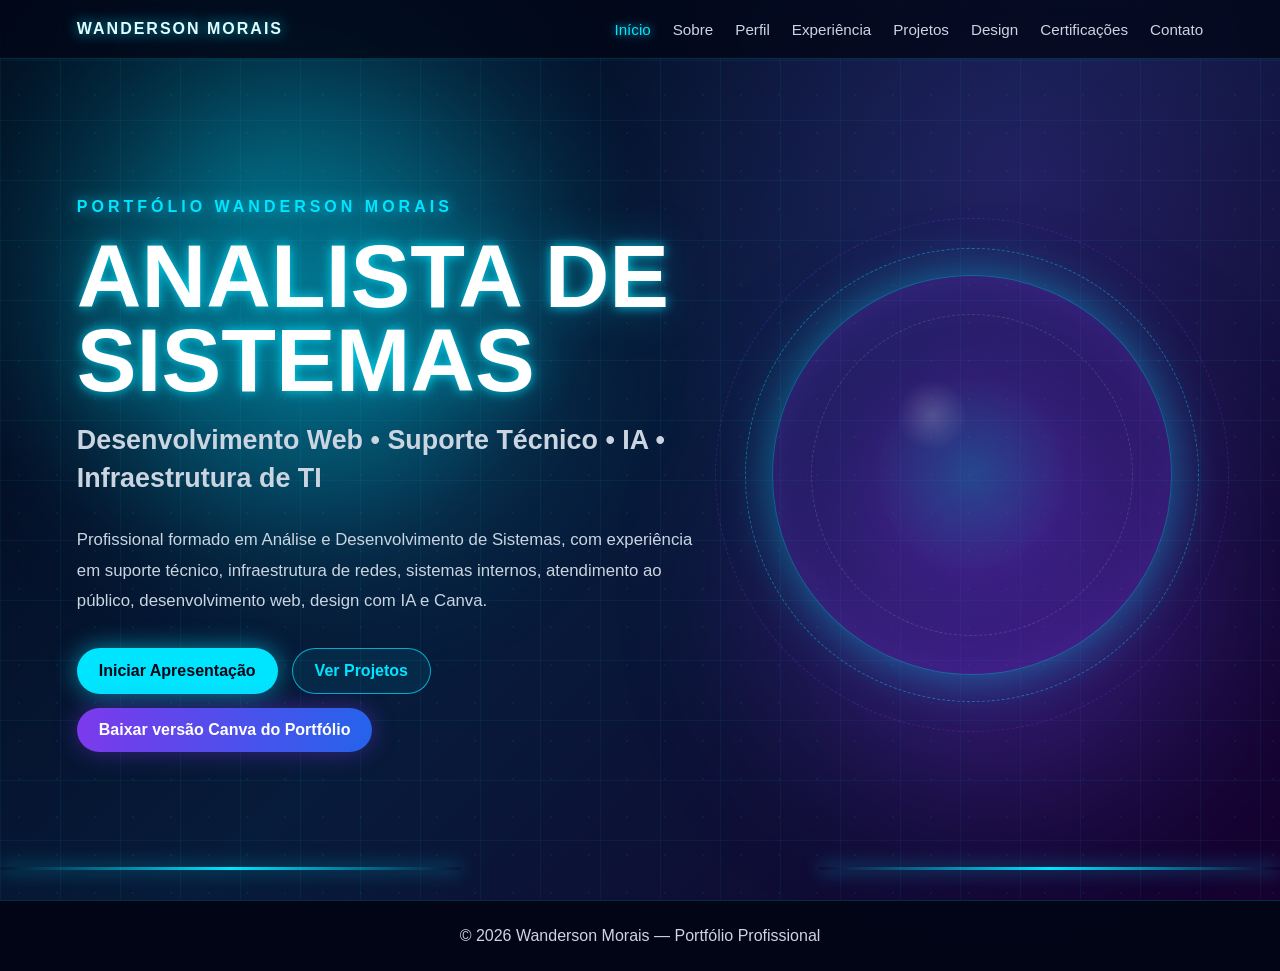
<file: index.html>
<!DOCTYPE html>
<html lang="pt-BR">
<head>
  <meta charset="UTF-8" />
  <meta name="viewport" content="width=device-width, initial-scale=1.0" />

  <title>Portfólio Wanderson Morais</title>

  <meta
    name="description"
    content="Portfólio profissional de Wanderson Morais, Analista de Sistemas com atuação em Desenvolvimento Web, Suporte Técnico, IA, Canva e Infraestrutura de TI."
  />

  <link rel="stylesheet" href="style.css" />
</head>

<body>
  <div class="bg-grid"></div>
  <div class="glow glow-1"></div>
  <div class="glow glow-2"></div>

  <header class="header">
    <a href="index.html" class="logo">WANDERSON MORAIS</a>

    <button class="menu-btn" id="menuBtn" aria-label="Abrir menu">
      ☰
    </button>

    <nav class="nav" id="nav">
      <a href="index.html" class="active">Início</a>
      <a href="sobre.html">Sobre</a>
      <a href="perfil.html">Perfil</a>
      <a href="experiencia.html">Experiência</a>
      <a href="projetos.html">Projetos</a>
      <a href="design.html">Design</a>
      <a href="certificacoes.html">Certificações</a>
      <a href="contato.html">Contato</a>
    </nav>
  </header>

  <main class="page hero">
    <section class="hero-text">
      <p class="tag">Portfólio Wanderson Morais</p>

      <h1>
        Analista de Sistemas
        <span>Desenvolvimento Web • Suporte Técnico • IA • Infraestrutura de TI</span>
      </h1>

      <p class="description">
        Profissional formado em Análise e Desenvolvimento de Sistemas, com experiência em suporte técnico,
        infraestrutura de redes, sistemas internos, atendimento ao público, desenvolvimento web, design com IA e Canva.
      </p>

      <div class="buttons">
        <a href="sobre.html" class="btn primary">Iniciar Apresentação</a>
        <a href="projetos.html" class="btn outline">Ver Projetos</a>
        <a href="assets/portfolio-canva.pdf" target="_blank" class="btn gradient">
          Baixar versão Canva do Portfólio
        </a>
      </div>
    </section>

    <section class="hero-visual" aria-hidden="true">
      <div class="orb">
        <span></span>
        <span></span>
        <span></span>
      </div>
    </section>
  </main>

  <footer>
    <p>© 2026 Wanderson Morais — Portfólio Profissional</p>
  </footer>

  <script src="script.js"></script>
</body>
</html>
</file>
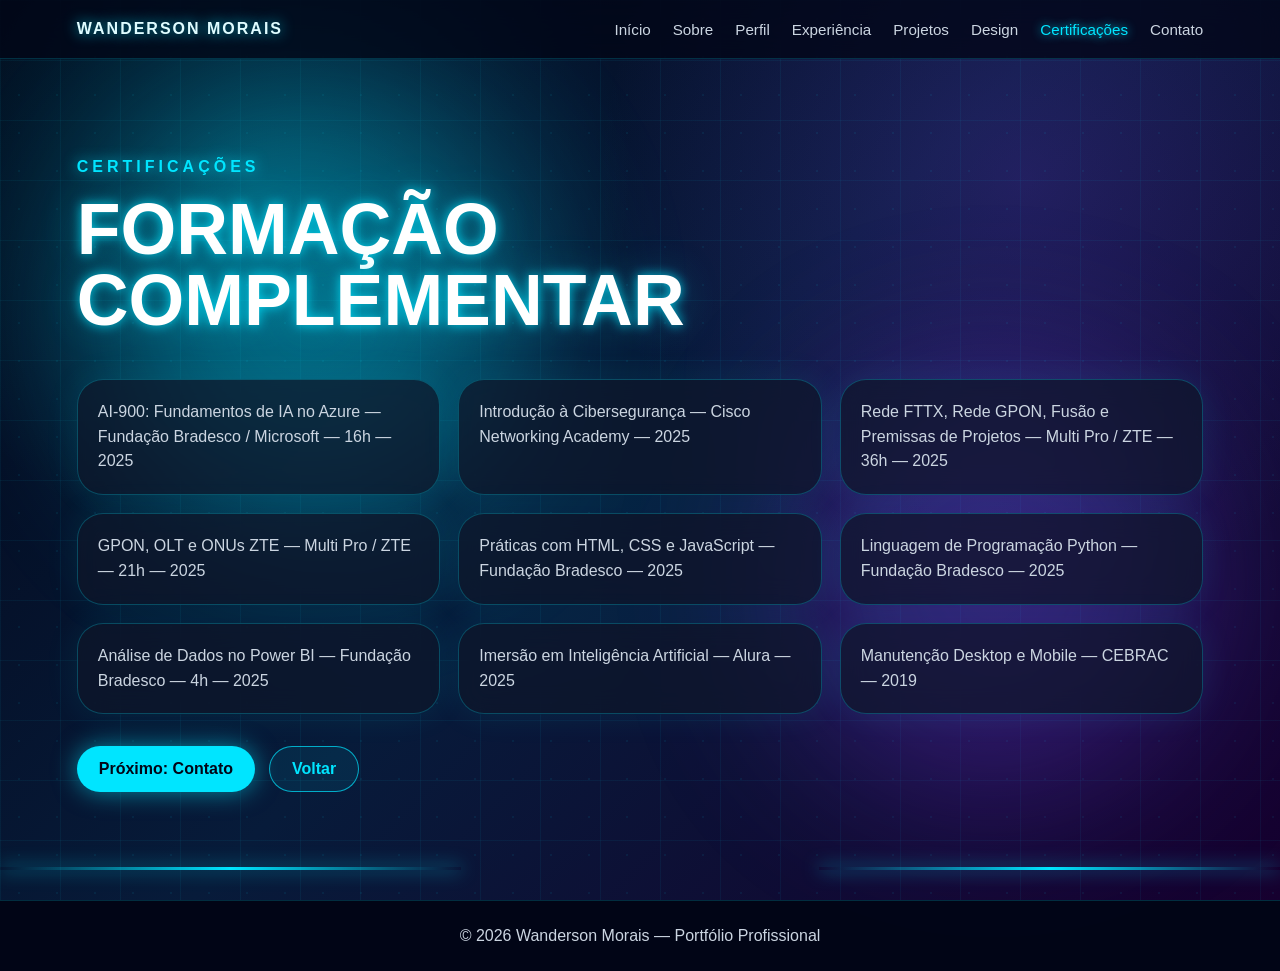
<file: certificacoes.html>
<!DOCTYPE html>
<html lang="pt-BR">
<head>
  <meta charset="UTF-8" />
  <meta name="viewport" content="width=device-width, initial-scale=1.0" />

  <title>Certificações | Portfólio Wanderson Morais</title>

  <link rel="stylesheet" href="style.css" />
</head>

<body>
  <div class="bg-grid"></div>
  <div class="glow glow-1"></div>
  <div class="glow glow-2"></div>

  <header class="header">
    <a href="index.html" class="logo">WANDERSON MORAIS</a>

    <button class="menu-btn" id="menuBtn" aria-label="Abrir menu">
      ☰
    </button>

    <nav class="nav" id="nav">
      <a href="index.html">Início</a>
      <a href="sobre.html">Sobre</a>
      <a href="perfil.html">Perfil</a>
      <a href="experiencia.html">Experiência</a>
      <a href="projetos.html">Projetos</a>
      <a href="design.html">Design</a>
      <a href="certificacoes.html" class="active">Certificações</a>
      <a href="contato.html">Contato</a>
    </nav>
  </header>

  <main class="page">
    <section class="section-title">
      <p class="tag">Certificações</p>
      <h2>Formação complementar</h2>
    </section>

    <section class="certifications">
      <div>AI-900: Fundamentos de IA no Azure — Fundação Bradesco / Microsoft — 16h — 2025</div>
      <div>Introdução à Cibersegurança — Cisco Networking Academy — 2025</div>
      <div>Rede FTTX, Rede GPON, Fusão e Premissas de Projetos — Multi Pro / ZTE — 36h — 2025</div>
      <div>GPON, OLT e ONUs ZTE — Multi Pro / ZTE — 21h — 2025</div>
      <div>Práticas com HTML, CSS e JavaScript — Fundação Bradesco — 2025</div>
      <div>Linguagem de Programação Python — Fundação Bradesco — 2025</div>
      <div>Análise de Dados no Power BI — Fundação Bradesco — 4h — 2025</div>
      <div>Imersão em Inteligência Artificial — Alura — 2025</div>
      <div>Manutenção Desktop e Mobile — CEBRAC — 2019</div>
    </section>

    <div class="buttons">
      <a href="contato.html" class="btn primary">Próximo: Contato</a>
      <a href="design.html" class="btn outline">Voltar</a>
    </div>
  </main>

  <footer>
    <p>© 2026 Wanderson Morais — Portfólio Profissional</p>
  </footer>

  <script src="script.js"></script>
</body>
</html>
</file>
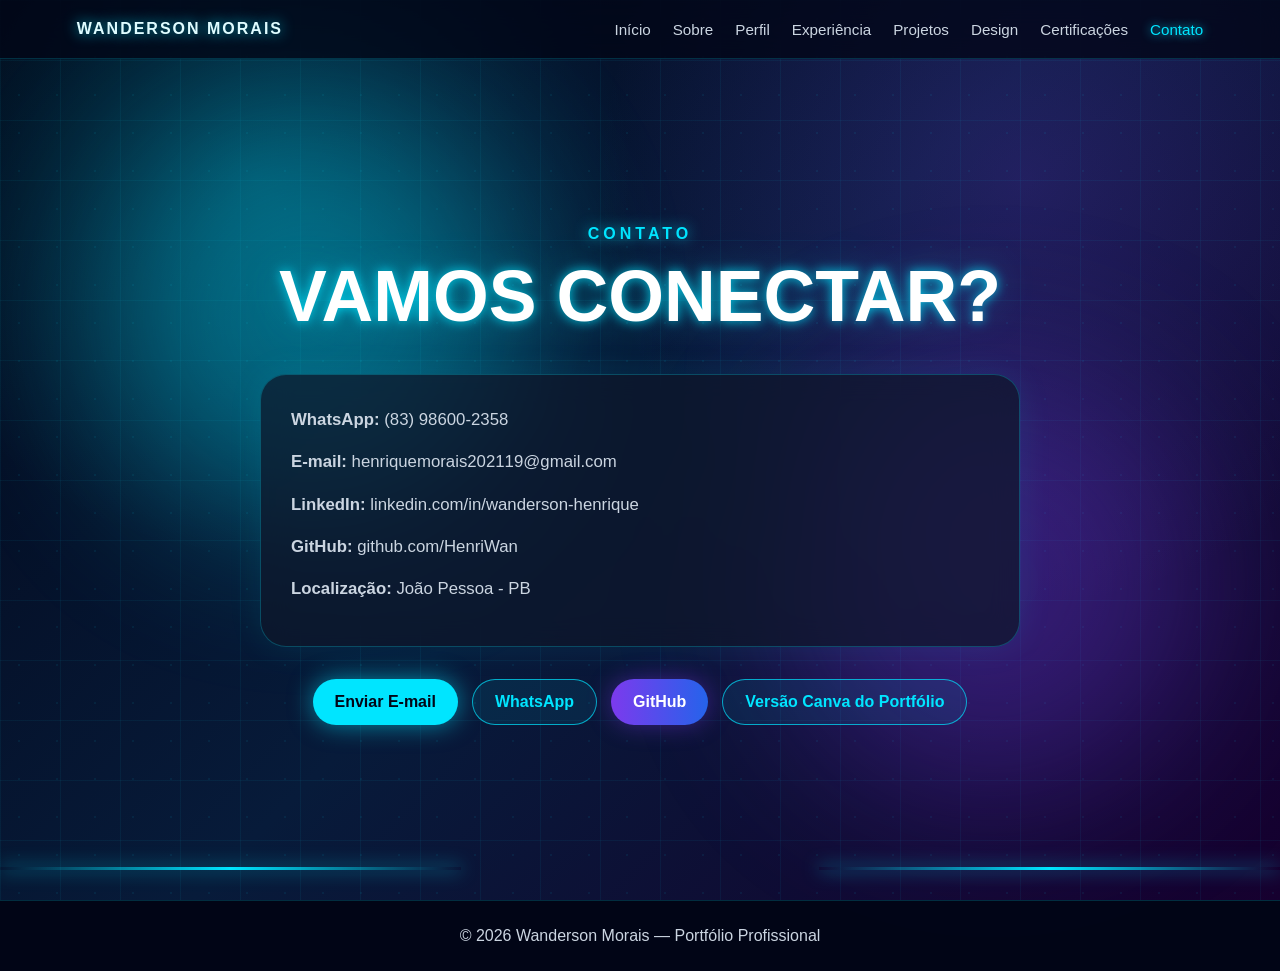
<file: contato.html>
<!DOCTYPE html>
<html lang="pt-BR">
<head>
  <meta charset="UTF-8" />
  <meta name="viewport" content="width=device-width, initial-scale=1.0" />

  <title>Contato | Portfólio Wanderson Morais</title>

  <link rel="stylesheet" href="style.css" />
</head>

<body>
  <div class="bg-grid"></div>
  <div class="glow glow-1"></div>
  <div class="glow glow-2"></div>

  <header class="header">
    <a href="index.html" class="logo">WANDERSON MORAIS</a>

    <button class="menu-btn" id="menuBtn" aria-label="Abrir menu">
      ☰
    </button>

    <nav class="nav" id="nav">
      <a href="index.html">Início</a>
      <a href="sobre.html">Sobre</a>
      <a href="perfil.html">Perfil</a>
      <a href="experiencia.html">Experiência</a>
      <a href="projetos.html">Projetos</a>
      <a href="design.html">Design</a>
      <a href="certificacoes.html">Certificações</a>
      <a href="contato.html" class="active">Contato</a>
    </nav>
  </header>

  <main class="page contact">
    <section class="section-title">
      <p class="tag">Contato</p>
      <h2>Vamos conectar?</h2>
    </section>

    <section class="contact-card">
      <p><strong>WhatsApp:</strong> (83) 98600-2358</p>
      <p><strong>E-mail:</strong> henriquemorais202119@gmail.com</p>
      <p><strong>LinkedIn:</strong> linkedin.com/in/wanderson-henrique</p>
      <p><strong>GitHub:</strong> github.com/HenriWan</p>
      <p><strong>Localização:</strong> João Pessoa - PB</p>
    </section>

    <div class="buttons center">
      <a href="mailto:henriquemorais202119@gmail.com" class="btn primary">Enviar E-mail</a>
      <a href="https://wa.me/5583986002358" target="_blank" class="btn outline">WhatsApp</a>
      <a href="https://github.com/HenriWan" target="_blank" class="btn gradient">GitHub</a>
      <a href="assets/portfolio-canva.pdf" target="_blank" class="btn outline">
        Versão Canva do Portfólio
      </a>
    </div>
  </main>

  <footer>
    <p>© 2026 Wanderson Morais — Portfólio Profissional</p>
  </footer>

  <script src="script.js"></script>
</body>
</html>
</file>
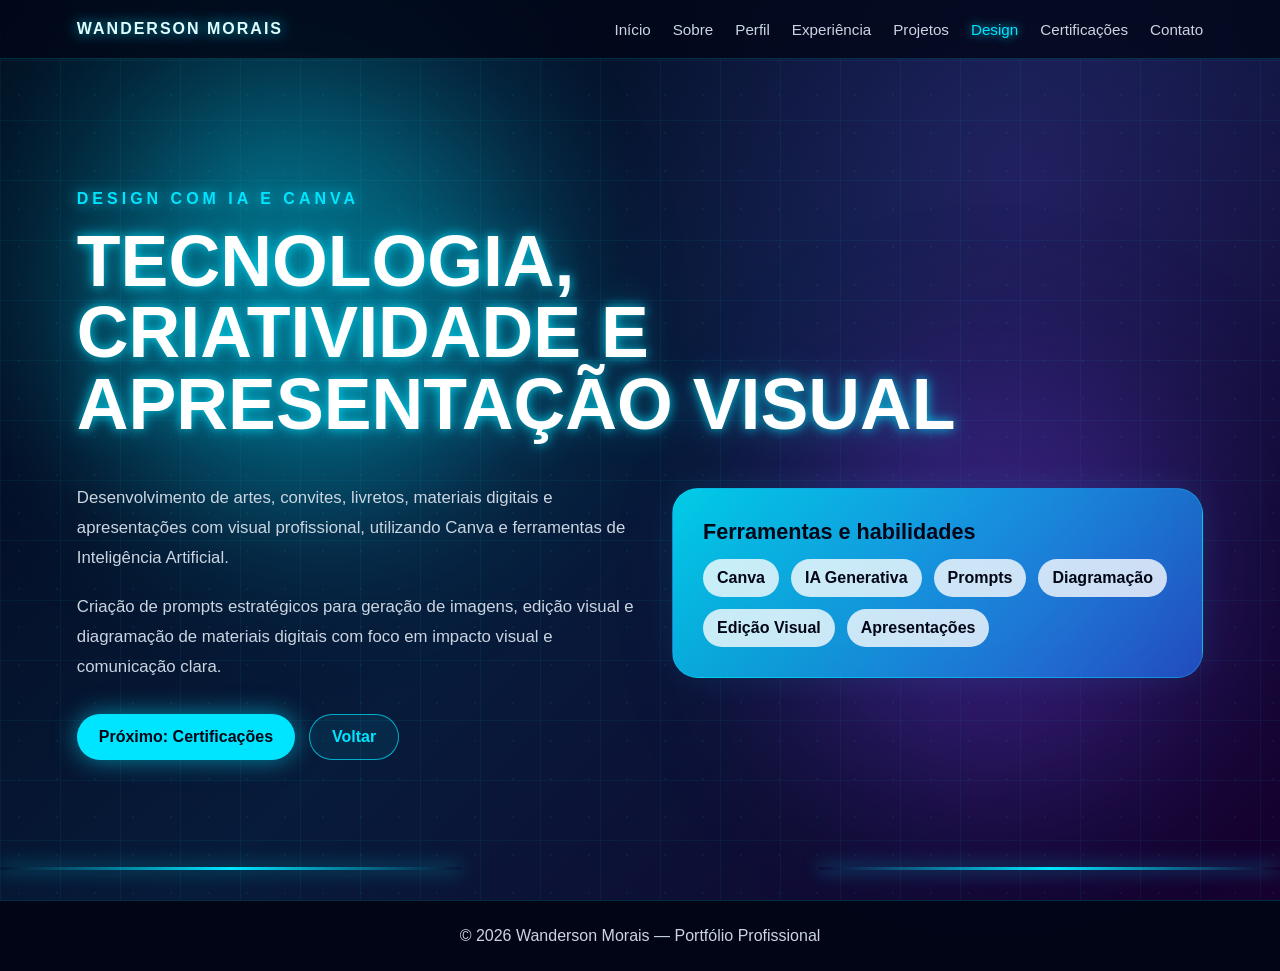
<file: design.html>
<!DOCTYPE html>
<html lang="pt-BR">
<head>
  <meta charset="UTF-8" />
  <meta name="viewport" content="width=device-width, initial-scale=1.0" />

  <title>Design com IA | Portfólio Wanderson Morais</title>

  <link rel="stylesheet" href="style.css" />
</head>

<body>
  <div class="bg-grid"></div>
  <div class="glow glow-1"></div>
  <div class="glow glow-2"></div>

  <header class="header">
    <a href="index.html" class="logo">WANDERSON MORAIS</a>

    <button class="menu-btn" id="menuBtn" aria-label="Abrir menu">
      ☰
    </button>

    <nav class="nav" id="nav">
      <a href="index.html">Início</a>
      <a href="sobre.html">Sobre</a>
      <a href="perfil.html">Perfil</a>
      <a href="experiencia.html">Experiência</a>
      <a href="projetos.html">Projetos</a>
      <a href="design.html" class="active">Design</a>
      <a href="certificacoes.html">Certificações</a>
      <a href="contato.html">Contato</a>
    </nav>
  </header>

  <main class="page">
    <section class="section-title">
      <p class="tag">Design com IA e Canva</p>
      <h2>Tecnologia, criatividade e apresentação visual</h2>
    </section>

    <section class="two-columns">
      <div class="text">
        <p>
          Desenvolvimento de artes, convites, livretos, materiais digitais e apresentações com visual profissional,
          utilizando Canva e ferramentas de Inteligência Artificial.
        </p>

        <p>
          Criação de prompts estratégicos para geração de imagens, edição visual e diagramação de materiais digitais
          com foco em impacto visual e comunicação clara.
        </p>
      </div>

      <div class="cyan-card">
        <h3>Ferramentas e habilidades</h3>

        <div class="tags">
          <span>Canva</span>
          <span>IA Generativa</span>
          <span>Prompts</span>
          <span>Diagramação</span>
          <span>Edição Visual</span>
          <span>Apresentações</span>
        </div>
      </div>
    </section>

    <div class="buttons">
      <a href="certificacoes.html" class="btn primary">Próximo: Certificações</a>
      <a href="projetos.html" class="btn outline">Voltar</a>
    </div>
  </main>

  <footer>
    <p>© 2026 Wanderson Morais — Portfólio Profissional</p>
  </footer>

  <script src="script.js"></script>
</body>
</html>
</file>
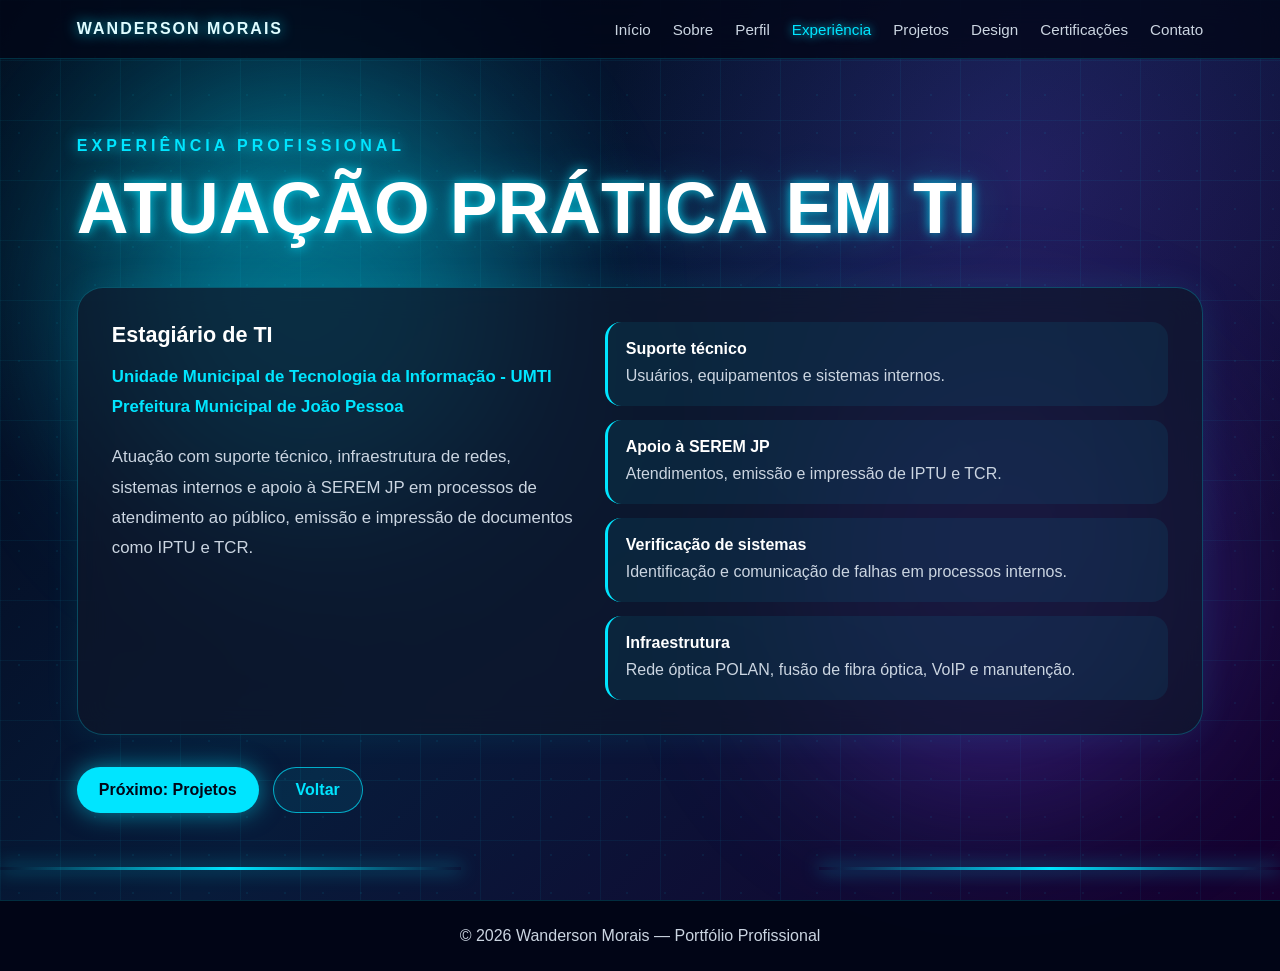
<file: experiencia.html>
<!DOCTYPE html>
<html lang="pt-BR">
<head>
  <meta charset="UTF-8" />
  <meta name="viewport" content="width=device-width, initial-scale=1.0" />

  <title>Experiência | Portfólio Wanderson Morais</title>

  <link rel="stylesheet" href="style.css" />
</head>

<body>
  <div class="bg-grid"></div>
  <div class="glow glow-1"></div>
  <div class="glow glow-2"></div>

  <header class="header">
    <a href="index.html" class="logo">WANDERSON MORAIS</a>

    <button class="menu-btn" id="menuBtn" aria-label="Abrir menu">
      ☰
    </button>

    <nav class="nav" id="nav">
      <a href="index.html">Início</a>
      <a href="sobre.html">Sobre</a>
      <a href="perfil.html">Perfil</a>
      <a href="experiencia.html" class="active">Experiência</a>
      <a href="projetos.html">Projetos</a>
      <a href="design.html">Design</a>
      <a href="certificacoes.html">Certificações</a>
      <a href="contato.html">Contato</a>
    </nav>
  </header>

  <main class="page">
    <section class="section-title">
      <p class="tag">Experiência profissional</p>
      <h2>Atuação prática em TI</h2>
    </section>

    <section class="experience">
      <div>
        <h3>Estagiário de TI</h3>

        <p class="company">
          Unidade Municipal de Tecnologia da Informação - UMTI<br />
          Prefeitura Municipal de João Pessoa
        </p>

        <p>
          Atuação com suporte técnico, infraestrutura de redes, sistemas internos e apoio à SEREM JP em processos
          de atendimento ao público, emissão e impressão de documentos como IPTU e TCR.
        </p>
      </div>

      <div class="timeline">
        <div>
          <strong>Suporte técnico</strong>
          <span>Usuários, equipamentos e sistemas internos.</span>
        </div>

        <div>
          <strong>Apoio à SEREM JP</strong>
          <span>Atendimentos, emissão e impressão de IPTU e TCR.</span>
        </div>

        <div>
          <strong>Verificação de sistemas</strong>
          <span>Identificação e comunicação de falhas em processos internos.</span>
        </div>

        <div>
          <strong>Infraestrutura</strong>
          <span>Rede óptica POLAN, fusão de fibra óptica, VoIP e manutenção.</span>
        </div>
      </div>
    </section>

    <div class="buttons">
      <a href="projetos.html" class="btn primary">Próximo: Projetos</a>
      <a href="perfil.html" class="btn outline">Voltar</a>
    </div>
  </main>

  <footer>
    <p>© 2026 Wanderson Morais — Portfólio Profissional</p>
  </footer>

  <script src="script.js"></script>
</body>
</html>
</file>
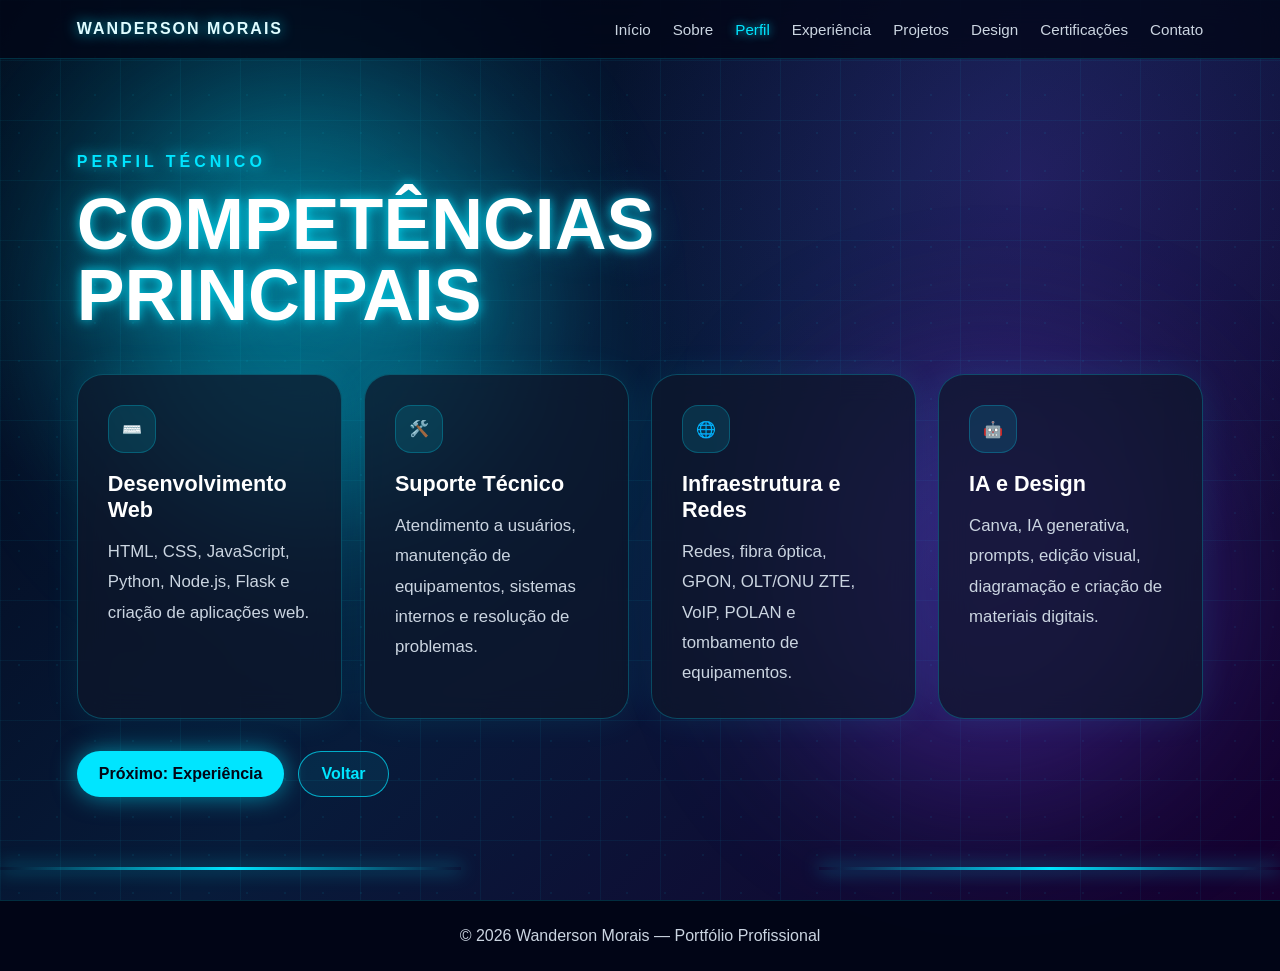
<file: perfil.html>
<!DOCTYPE html>
<html lang="pt-BR">
<head>
  <meta charset="UTF-8" />
  <meta name="viewport" content="width=device-width, initial-scale=1.0" />

  <title>Perfil Técnico | Portfólio Wanderson Morais</title>

  <link rel="stylesheet" href="style.css" />
</head>

<body>
  <div class="bg-grid"></div>
  <div class="glow glow-1"></div>
  <div class="glow glow-2"></div>

  <header class="header">
    <a href="index.html" class="logo">WANDERSON MORAIS</a>

    <button class="menu-btn" id="menuBtn" aria-label="Abrir menu">
      ☰
    </button>

    <nav class="nav" id="nav">
      <a href="index.html">Início</a>
      <a href="sobre.html">Sobre</a>
      <a href="perfil.html" class="active">Perfil</a>
      <a href="experiencia.html">Experiência</a>
      <a href="projetos.html">Projetos</a>
      <a href="design.html">Design</a>
      <a href="certificacoes.html">Certificações</a>
      <a href="contato.html">Contato</a>
    </nav>
  </header>

  <main class="page">
    <section class="section-title">
      <p class="tag">Perfil técnico</p>
      <h2>Competências principais</h2>
    </section>

    <section class="grid four">
      <article class="card skill">
        <div class="icon">⌨️</div>
        <h3>Desenvolvimento Web</h3>
        <p>HTML, CSS, JavaScript, Python, Node.js, Flask e criação de aplicações web.</p>
      </article>

      <article class="card skill">
        <div class="icon">🛠️</div>
        <h3>Suporte Técnico</h3>
        <p>Atendimento a usuários, manutenção de equipamentos, sistemas internos e resolução de problemas.</p>
      </article>

      <article class="card skill">
        <div class="icon">🌐</div>
        <h3>Infraestrutura e Redes</h3>
        <p>Redes, fibra óptica, GPON, OLT/ONU ZTE, VoIP, POLAN e tombamento de equipamentos.</p>
      </article>

      <article class="card skill">
        <div class="icon">🤖</div>
        <h3>IA e Design</h3>
        <p>Canva, IA generativa, prompts, edição visual, diagramação e criação de materiais digitais.</p>
      </article>
    </section>

    <div class="buttons">
      <a href="experiencia.html" class="btn primary">Próximo: Experiência</a>
      <a href="sobre.html" class="btn outline">Voltar</a>
    </div>
  </main>

  <footer>
    <p>© 2026 Wanderson Morais — Portfólio Profissional</p>
  </footer>

  <script src="script.js"></script>
</body>
</html>
</file>
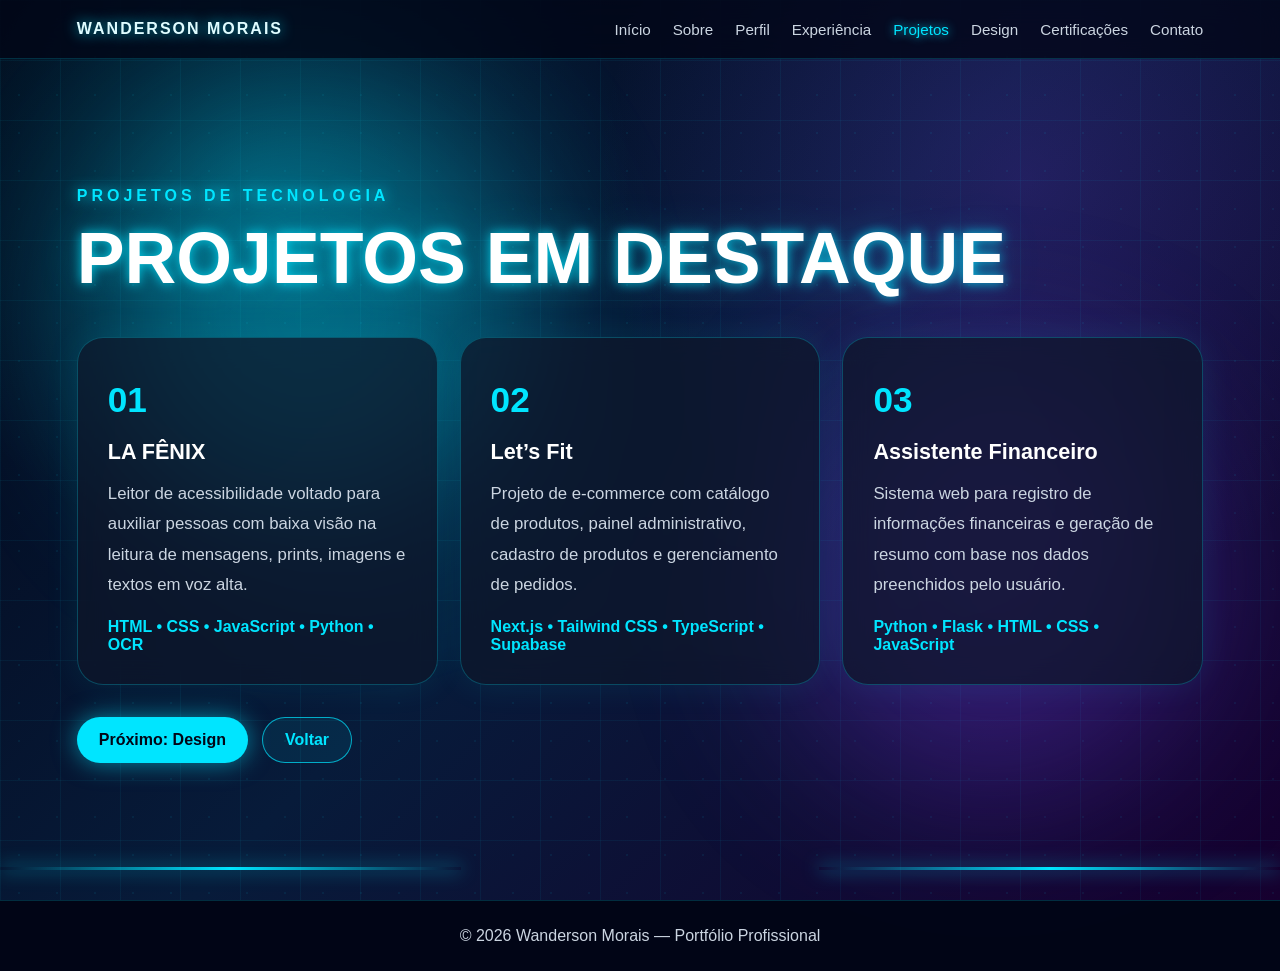
<file: projetos.html>
<!DOCTYPE html>
<html lang="pt-BR">
<head>
  <meta charset="UTF-8" />
  <meta name="viewport" content="width=device-width, initial-scale=1.0" />

  <title>Projetos | Portfólio Wanderson Morais</title>

  <link rel="stylesheet" href="style.css" />
</head>

<body>
  <div class="bg-grid"></div>
  <div class="glow glow-1"></div>
  <div class="glow glow-2"></div>

  <header class="header">
    <a href="index.html" class="logo">WANDERSON MORAIS</a>

    <button class="menu-btn" id="menuBtn" aria-label="Abrir menu">
      ☰
    </button>

    <nav class="nav" id="nav">
      <a href="index.html">Início</a>
      <a href="sobre.html">Sobre</a>
      <a href="perfil.html">Perfil</a>
      <a href="experiencia.html">Experiência</a>
      <a href="projetos.html" class="active">Projetos</a>
      <a href="design.html">Design</a>
      <a href="certificacoes.html">Certificações</a>
      <a href="contato.html">Contato</a>
    </nav>
  </header>

  <main class="page">
    <section class="section-title">
      <p class="tag">Projetos de tecnologia</p>
      <h2>Projetos em destaque</h2>
    </section>

    <section class="grid three">
      <article class="card project">
        <p class="number">01</p>
        <h3>LA FÊNIX</h3>
        <p>
          Leitor de acessibilidade voltado para auxiliar pessoas com baixa visão na leitura de mensagens,
          prints, imagens e textos em voz alta.
        </p>
        <span>HTML • CSS • JavaScript • Python • OCR</span>
      </article>

      <article class="card project">
        <p class="number">02</p>
        <h3>Let’s Fit</h3>
        <p>
          Projeto de e-commerce com catálogo de produtos, painel administrativo, cadastro de produtos
          e gerenciamento de pedidos.
        </p>
        <span>Next.js • Tailwind CSS • TypeScript • Supabase</span>
      </article>

      <article class="card project">
        <p class="number">03</p>
        <h3>Assistente Financeiro</h3>
        <p>
          Sistema web para registro de informações financeiras e geração de resumo com base nos dados
          preenchidos pelo usuário.
        </p>
        <span>Python • Flask • HTML • CSS • JavaScript</span>
      </article>
    </section>

    <div class="buttons">
      <a href="design.html" class="btn primary">Próximo: Design</a>
      <a href="experiencia.html" class="btn outline">Voltar</a>
    </div>
  </main>

  <footer>
    <p>© 2026 Wanderson Morais — Portfólio Profissional</p>
  </footer>

  <script src="script.js"></script>
</body>
</html>
</file>
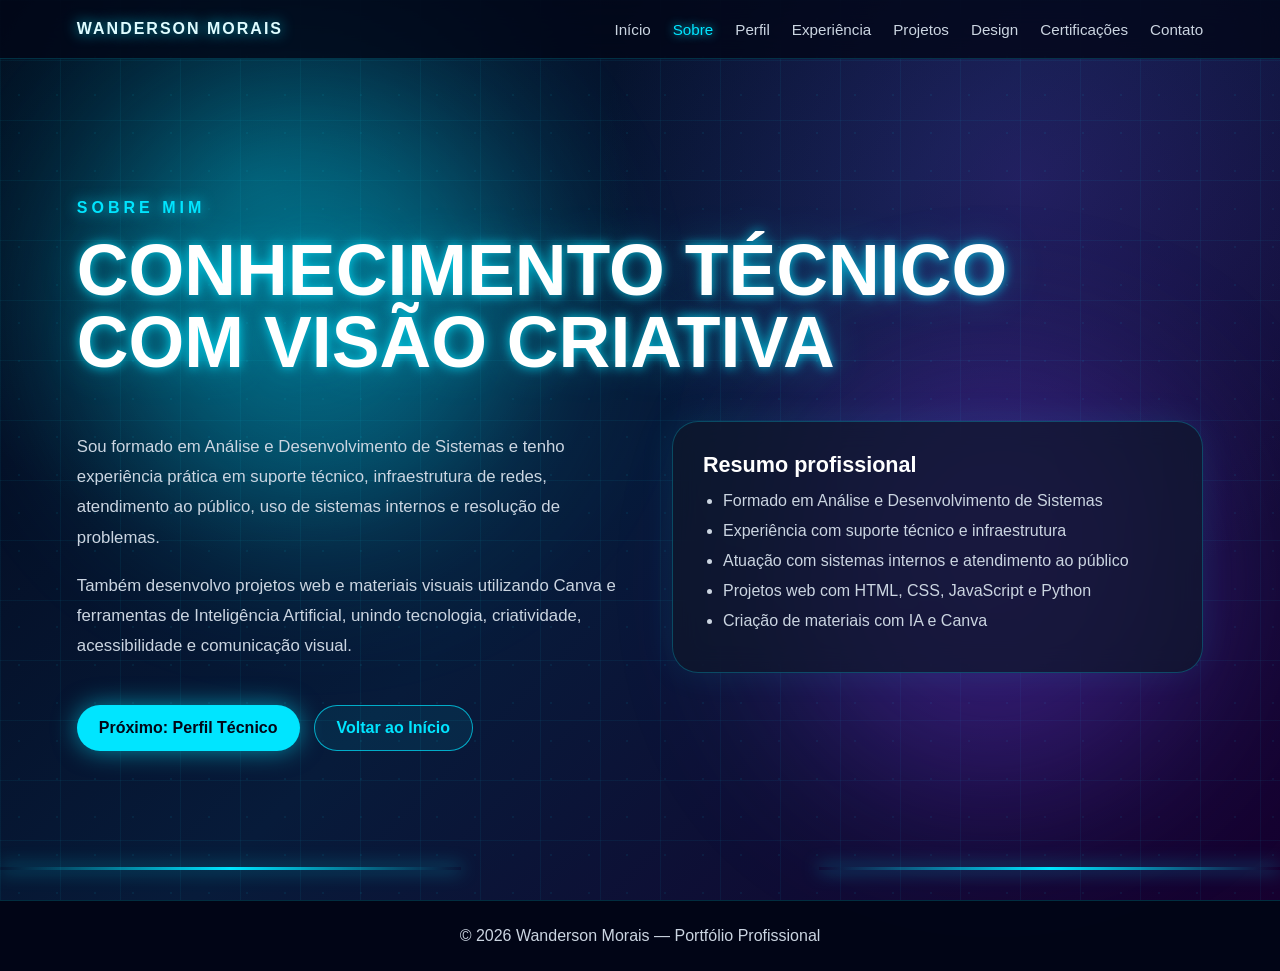
<file: sobre.html>
<!DOCTYPE html>
<html lang="pt-BR">
<head>
  <meta charset="UTF-8" />
  <meta name="viewport" content="width=device-width, initial-scale=1.0" />

  <title>Sobre | Portfólio Wanderson Morais</title>

  <link rel="stylesheet" href="style.css" />
</head>

<body>
  <div class="bg-grid"></div>
  <div class="glow glow-1"></div>
  <div class="glow glow-2"></div>

  <header class="header">
    <a href="index.html" class="logo">WANDERSON MORAIS</a>

    <button class="menu-btn" id="menuBtn" aria-label="Abrir menu">
      ☰
    </button>

    <nav class="nav" id="nav">
      <a href="index.html">Início</a>
      <a href="sobre.html" class="active">Sobre</a>
      <a href="perfil.html">Perfil</a>
      <a href="experiencia.html">Experiência</a>
      <a href="projetos.html">Projetos</a>
      <a href="design.html">Design</a>
      <a href="certificacoes.html">Certificações</a>
      <a href="contato.html">Contato</a>
    </nav>
  </header>

  <main class="page">
    <section class="section-title">
      <p class="tag">Sobre mim</p>
      <h2>Conhecimento técnico com visão criativa</h2>
    </section>

    <section class="two-columns">
      <div class="text">
        <p>
          Sou formado em Análise e Desenvolvimento de Sistemas e tenho experiência prática em suporte técnico,
          infraestrutura de redes, atendimento ao público, uso de sistemas internos e resolução de problemas.
        </p>

        <p>
          Também desenvolvo projetos web e materiais visuais utilizando Canva e ferramentas de Inteligência Artificial,
          unindo tecnologia, criatividade, acessibilidade e comunicação visual.
        </p>
      </div>

      <div class="card">
        <h3>Resumo profissional</h3>

        <ul>
          <li>Formado em Análise e Desenvolvimento de Sistemas</li>
          <li>Experiência com suporte técnico e infraestrutura</li>
          <li>Atuação com sistemas internos e atendimento ao público</li>
          <li>Projetos web com HTML, CSS, JavaScript e Python</li>
          <li>Criação de materiais com IA e Canva</li>
        </ul>
      </div>
    </section>

    <div class="buttons">
      <a href="perfil.html" class="btn primary">Próximo: Perfil Técnico</a>
      <a href="index.html" class="btn outline">Voltar ao Início</a>
    </div>
  </main>

  <footer>
    <p>© 2026 Wanderson Morais — Portfólio Profissional</p>
  </footer>

  <script src="script.js"></script>
</body>
</html>
</file>
<file: style.css>
* {
  margin: 0;
  padding: 0;
  box-sizing: border-box;
}

:root {
  --dark: #020617;
  --cyan: #00e5ff;
  --purple: #7c3aed;
  --blue: #2563eb;
  --white: #ffffff;
  --muted: #cbd5e1;
  --card: rgba(15, 23, 42, 0.72);
  --border: rgba(0, 229, 255, 0.25);
}

html {
  scroll-behavior: smooth;
}

body {
  min-height: 100vh;
  font-family: "Segoe UI", Arial, sans-serif;
  background: var(--dark);
  color: var(--white);
  overflow-x: hidden;
}

.bg-grid {
  position: fixed;
  inset: 0;
  z-index: -5;
  background:
    linear-gradient(rgba(0, 229, 255, 0.055) 1px, transparent 1px),
    linear-gradient(90deg, rgba(0, 229, 255, 0.055) 1px, transparent 1px),
    radial-gradient(circle at 20% 20%, rgba(0, 229, 255, 0.2), transparent 30%),
    radial-gradient(circle at 80% 20%, rgba(124, 58, 237, 0.22), transparent 34%),
    linear-gradient(135deg, #020617 0%, #071b3a 50%, #16002f 100%);
  background-size: 60px 60px, 60px 60px, auto, auto, auto;
}

.bg-grid::after {
  content: "";
  position: absolute;
  inset: 0;
  background-image: radial-gradient(circle, rgba(0, 229, 255, 0.13) 1px, transparent 1px);
  background-size: 38px 38px;
  opacity: 0.5;
}

.glow {
  position: fixed;
  width: 420px;
  height: 420px;
  border-radius: 50%;
  filter: blur(85px);
  opacity: 0.34;
  z-index: -4;
  animation: floatGlow 8s ease-in-out infinite alternate;
}

.glow-1 {
  top: 12%;
  left: 8%;
  background: var(--cyan);
}

.glow-2 {
  right: 6%;
  bottom: 12%;
  background: var(--purple);
  animation-delay: 2s;
}

.header {
  position: fixed;
  top: 0;
  width: 100%;
  padding: 20px 6%;
  z-index: 50;
  display: flex;
  align-items: center;
  justify-content: space-between;
  background: rgba(2, 6, 23, 0.78);
  border-bottom: 1px solid rgba(0, 229, 255, 0.18);
  backdrop-filter: blur(18px);
}

.logo {
  color: #dffcff;
  text-decoration: none;
  font-weight: 900;
  letter-spacing: 2px;
  text-transform: uppercase;
  text-shadow: 0 0 14px rgba(0, 229, 255, 0.8);
}

.nav {
  display: flex;
  gap: 22px;
}

.nav a {
  color: var(--muted);
  text-decoration: none;
  font-size: 0.95rem;
  transition: 0.2s;
}

.nav a:hover,
.nav a.active {
  color: var(--cyan);
  text-shadow: 0 0 10px rgba(0, 229, 255, 0.9);
}

.menu-btn {
  display: none;
  border: none;
  background: transparent;
  color: var(--white);
  font-size: 2rem;
  cursor: pointer;
}

.page {
  position: relative;
  min-height: 100vh;
  padding: 130px 6% 80px;
  display: flex;
  flex-direction: column;
  justify-content: center;
}

.page::before,
.page::after {
  content: "";
  position: absolute;
  bottom: 30px;
  width: 36%;
  height: 3px;
  background: linear-gradient(90deg, transparent, var(--cyan), transparent);
  box-shadow: 0 0 18px rgba(0, 229, 255, 0.75);
}

.page::before {
  left: 0;
}

.page::after {
  right: 0;
}

.hero {
  display: grid;
  grid-template-columns: 1.15fr 0.85fr;
  align-items: center;
  gap: 40px;
}

.tag {
  color: var(--cyan);
  font-weight: 800;
  letter-spacing: 4px;
  text-transform: uppercase;
  margin-bottom: 18px;
  text-shadow: 0 0 14px rgba(0, 229, 255, 0.85);
}

h1 {
  max-width: 940px;
  font-size: clamp(3rem, 7vw, 6.8rem);
  line-height: 0.94;
  text-transform: uppercase;
  text-shadow:
    0 0 12px rgba(0, 229, 255, 0.85),
    0 0 45px rgba(0, 229, 255, 0.35);
}

h1 span {
  display: block;
  margin-top: 20px;
  font-size: clamp(1rem, 2.1vw, 1.7rem);
  color: var(--muted);
  line-height: 1.4;
  text-transform: none;
  text-shadow: none;
}

h2 {
  max-width: 1000px;
  font-size: clamp(2.4rem, 5.6vw, 5.2rem);
  line-height: 1;
  text-transform: uppercase;
  text-shadow:
    0 0 12px rgba(0, 229, 255, 0.85),
    0 0 40px rgba(0, 229, 255, 0.3);
}

h3 {
  font-size: 1.35rem;
  margin-bottom: 14px;
}

.description,
.text p,
.card p,
.experience p,
.contact-card p {
  color: var(--muted);
  font-size: 1.05rem;
  line-height: 1.8;
}

.description {
  max-width: 820px;
  margin-top: 28px;
}

.buttons {
  display: flex;
  gap: 14px;
  flex-wrap: wrap;
  margin-top: 32px;
}

.buttons.center {
  justify-content: center;
}

.btn {
  display: inline-flex;
  align-items: center;
  justify-content: center;
  padding: 13px 22px;
  border-radius: 999px;
  text-decoration: none;
  font-weight: 800;
  transition: 0.2s;
}

.btn:hover {
  transform: translateY(-3px);
}

.primary {
  background: var(--cyan);
  color: #020617;
  box-shadow: 0 0 24px rgba(0, 229, 255, 0.55);
}

.outline {
  border: 1px solid rgba(0, 229, 255, 0.7);
  color: var(--cyan);
  background: rgba(0, 229, 255, 0.08);
}

.gradient {
  color: var(--white);
  background: linear-gradient(90deg, var(--purple), var(--blue));
  box-shadow: 0 0 24px rgba(124, 58, 237, 0.42);
}

.hero-visual {
  display: flex;
  justify-content: center;
  align-items: center;
}

.orb {
  position: relative;
  width: min(400px, 78vw);
  aspect-ratio: 1;
  border-radius: 50%;
  background:
    radial-gradient(circle at 40% 35%, rgba(255,255,255,0.18), transparent 10%),
    radial-gradient(circle, rgba(0,229,255,0.2), rgba(124,58,237,0.12), transparent 68%);
  border: 1px solid rgba(0, 229, 255, 0.36);
  box-shadow:
    0 0 50px rgba(0, 229, 255, 0.42),
    inset 0 0 90px rgba(124, 58, 237, 0.4);
  animation: pulse 4s ease-in-out infinite;
}

.orb span {
  position: absolute;
  border-radius: 50%;
  border: 1px dashed rgba(0, 229, 255, 0.4);
}

.orb span:nth-child(1) {
  inset: -28px;
  animation: rotate 18s linear infinite;
}

.orb span:nth-child(2) {
  inset: 38px;
  border-color: rgba(255, 255, 255, 0.14);
  animation: rotate 12s linear infinite reverse;
}

.orb span:nth-child(3) {
  inset: -58px;
  border-color: rgba(124, 58, 237, 0.28);
  animation: rotate 28s linear infinite reverse;
}

.section-title {
  margin-bottom: 42px;
}

.two-columns {
  display: grid;
  grid-template-columns: 1fr 0.95fr;
  gap: 36px;
  align-items: center;
}

.text {
  max-width: 780px;
}

.text p + p {
  margin-top: 18px;
}

.card,
.experience,
.certifications div,
.contact-card,
.cyan-card {
  background: var(--card);
  border: 1px solid var(--border);
  border-radius: 26px;
  box-shadow: 0 0 35px rgba(0, 229, 255, 0.09);
  backdrop-filter: blur(14px);
}

.card,
.cyan-card,
.contact-card {
  padding: 30px;
}

.card ul {
  padding-left: 20px;
}

.card li {
  margin-bottom: 12px;
  color: var(--muted);
}

.grid {
  display: grid;
  gap: 22px;
}

.grid.four {
  grid-template-columns: repeat(4, 1fr);
}

.grid.three {
  grid-template-columns: repeat(3, 1fr);
}

.skill,
.project {
  position: relative;
  overflow: hidden;
  transition: 0.25s;
}

.skill::before,
.project::before {
  content: "";
  position: absolute;
  inset: 0;
  background: linear-gradient(135deg, rgba(0,229,255,0.14), transparent 45%, rgba(124,58,237,0.16));
  opacity: 0;
  transition: 0.25s;
}

.skill:hover::before,
.project:hover::before {
  opacity: 1;
}

.skill:hover,
.project:hover {
  transform: translateY(-5px);
  border-color: rgba(0, 229, 255, 0.6);
}

.icon {
  display: inline-flex;
  width: 48px;
  height: 48px;
  margin-bottom: 18px;
  align-items: center;
  justify-content: center;
  border-radius: 16px;
  background: rgba(0, 229, 255, 0.12);
  border: 1px solid rgba(0, 229, 255, 0.24);
}

.experience {
  padding: 34px;
  display: grid;
  grid-template-columns: 0.9fr 1.1fr;
  gap: 32px;
}

.company {
  color: var(--cyan) !important;
  font-weight: 700;
  margin-bottom: 20px;
}

.timeline {
  display: grid;
  gap: 14px;
}

.timeline div {
  padding: 18px;
  border-left: 3px solid var(--cyan);
  background: rgba(0, 229, 255, 0.07);
  border-radius: 16px;
}

.timeline strong {
  display: block;
  color: var(--white);
  margin-bottom: 6px;
}

.timeline span {
  color: var(--muted);
  line-height: 1.5;
}

.number {
  color: var(--cyan) !important;
  font-size: 2.2rem !important;
  font-weight: 900;
  margin-bottom: 8px;
}

.project span {
  display: inline-block;
  margin-top: 18px;
  color: var(--cyan);
  font-weight: 800;
}

.cyan-card {
  background: linear-gradient(135deg, rgba(0,229,255,0.88), rgba(37,99,235,0.72));
}

.cyan-card h3 {
  color: #020617;
}

.tags {
  display: flex;
  gap: 12px;
  flex-wrap: wrap;
}

.tags span {
  padding: 10px 14px;
  border-radius: 999px;
  color: #020617;
  background: rgba(255,255,255,0.78);
  font-weight: 800;
}

.certifications {
  display: grid;
  grid-template-columns: repeat(3, 1fr);
  gap: 18px;
}

.certifications div {
  padding: 20px;
  color: var(--muted);
  line-height: 1.55;
}

.contact {
  align-items: center;
  text-align: center;
}

.contact-card {
  width: min(760px, 100%);
  text-align: left;
}

.contact-card p {
  margin-bottom: 12px;
}

footer {
  padding: 26px 6%;
  text-align: center;
  color: var(--muted);
  border-top: 1px solid rgba(0, 229, 255, 0.18);
  background: rgba(2, 6, 23, 0.75);
}

@keyframes rotate {
  to {
    transform: rotate(360deg);
  }
}

@keyframes pulse {
  0%, 100% {
    transform: scale(1);
    filter: brightness(1);
  }

  50% {
    transform: scale(1.04);
    filter: brightness(1.22);
  }
}

@keyframes floatGlow {
  from {
    transform: translateY(0);
  }

  to {
    transform: translateY(40px);
  }
}

@media (max-width: 1050px) {
  .grid.four,
  .grid.three,
  .certifications {
    grid-template-columns: repeat(2, 1fr);
  }

  .hero,
  .two-columns,
  .experience {
    grid-template-columns: 1fr;
  }
}

@media (max-width: 760px) {
  .header {
    padding: 16px 5%;
  }

  .menu-btn {
    display: block;
  }

  .nav {
    position: absolute;
    top: 68px;
    right: 5%;
    left: 5%;
    display: none;
    flex-direction: column;
    padding: 22px;
    background: rgba(2, 6, 23, 0.96);
    border: 1px solid var(--border);
    border-radius: 18px;
  }

  .nav.open {
    display: flex;
  }

  .page {
    min-height: 100vh;
    padding: 105px 5% 80px;
  }

  .grid.four,
  .grid.three,
  .certifications {
    grid-template-columns: 1fr;
  }

  h1 {
    font-size: 3rem;
  }

  h2 {
    font-size: 2.25rem;
  }

  .page::before,
  .page::after {
    width: 44%;
  }
}
</file>
